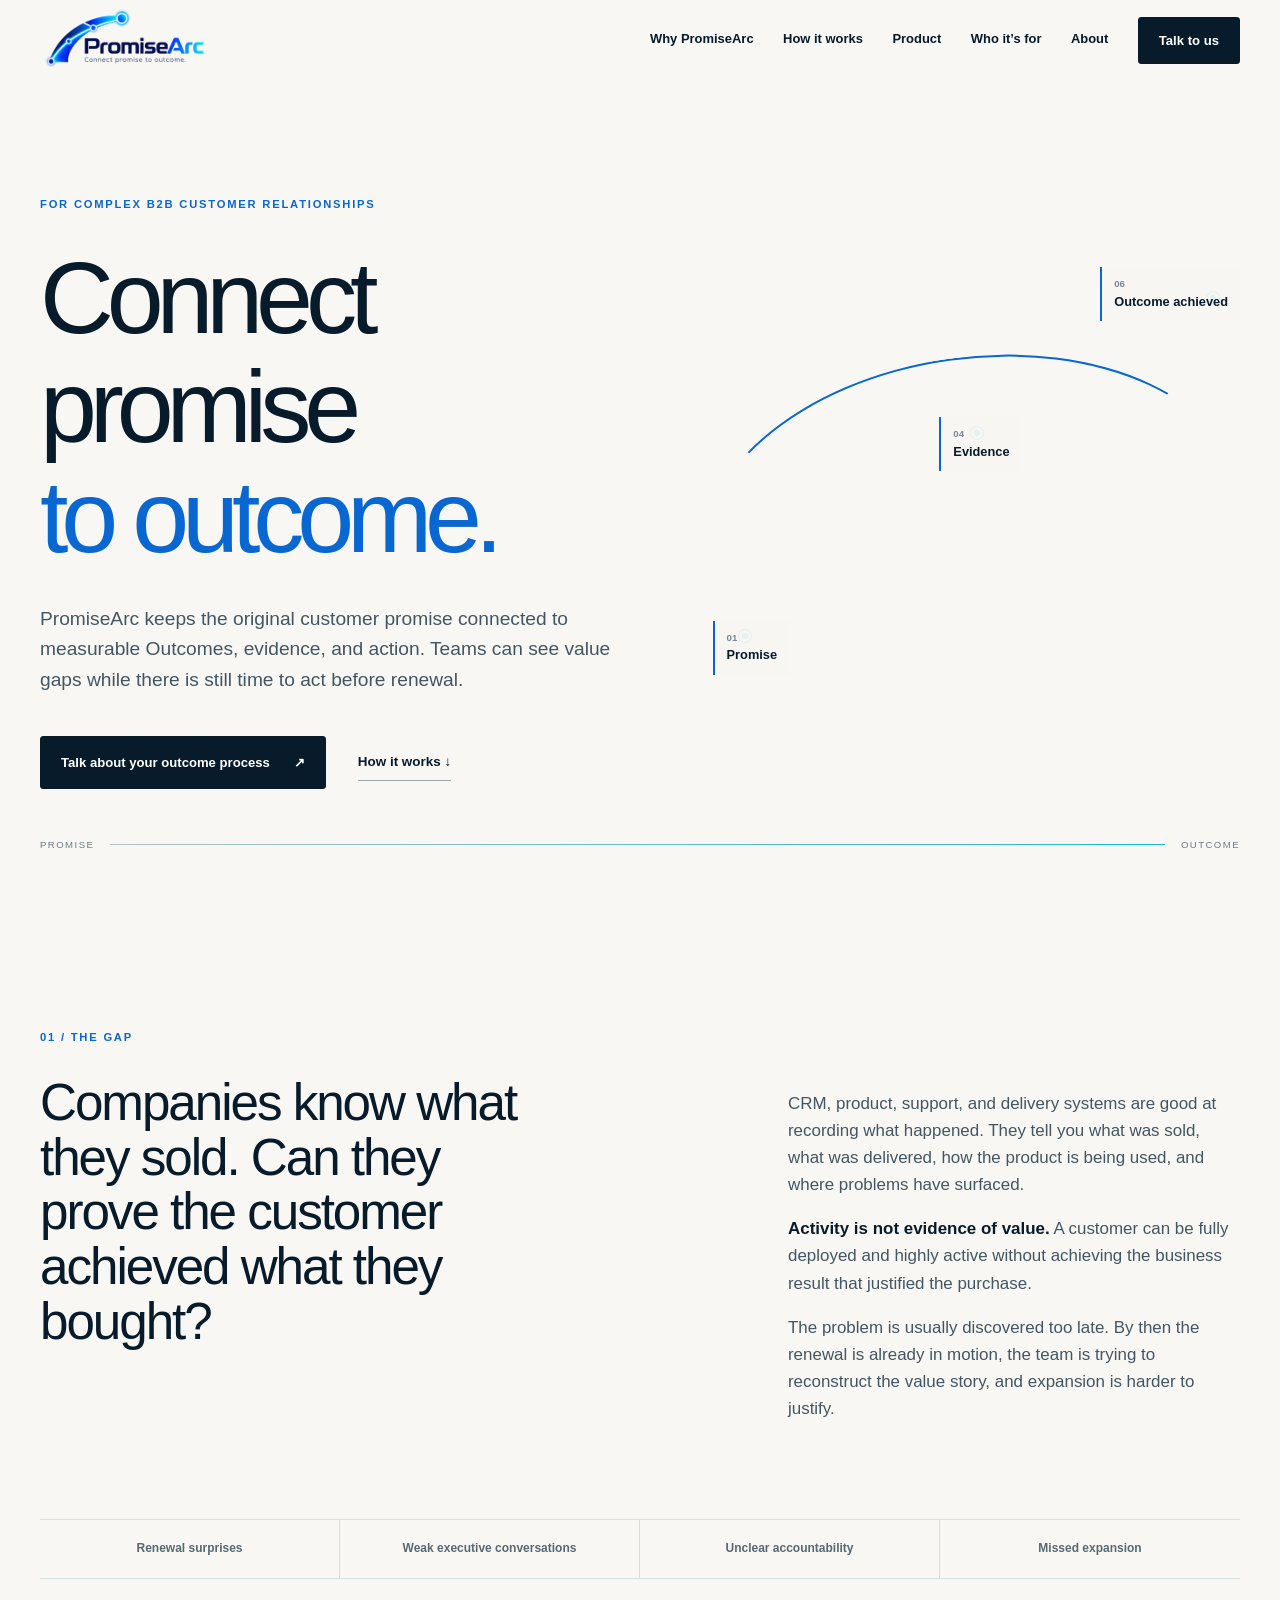
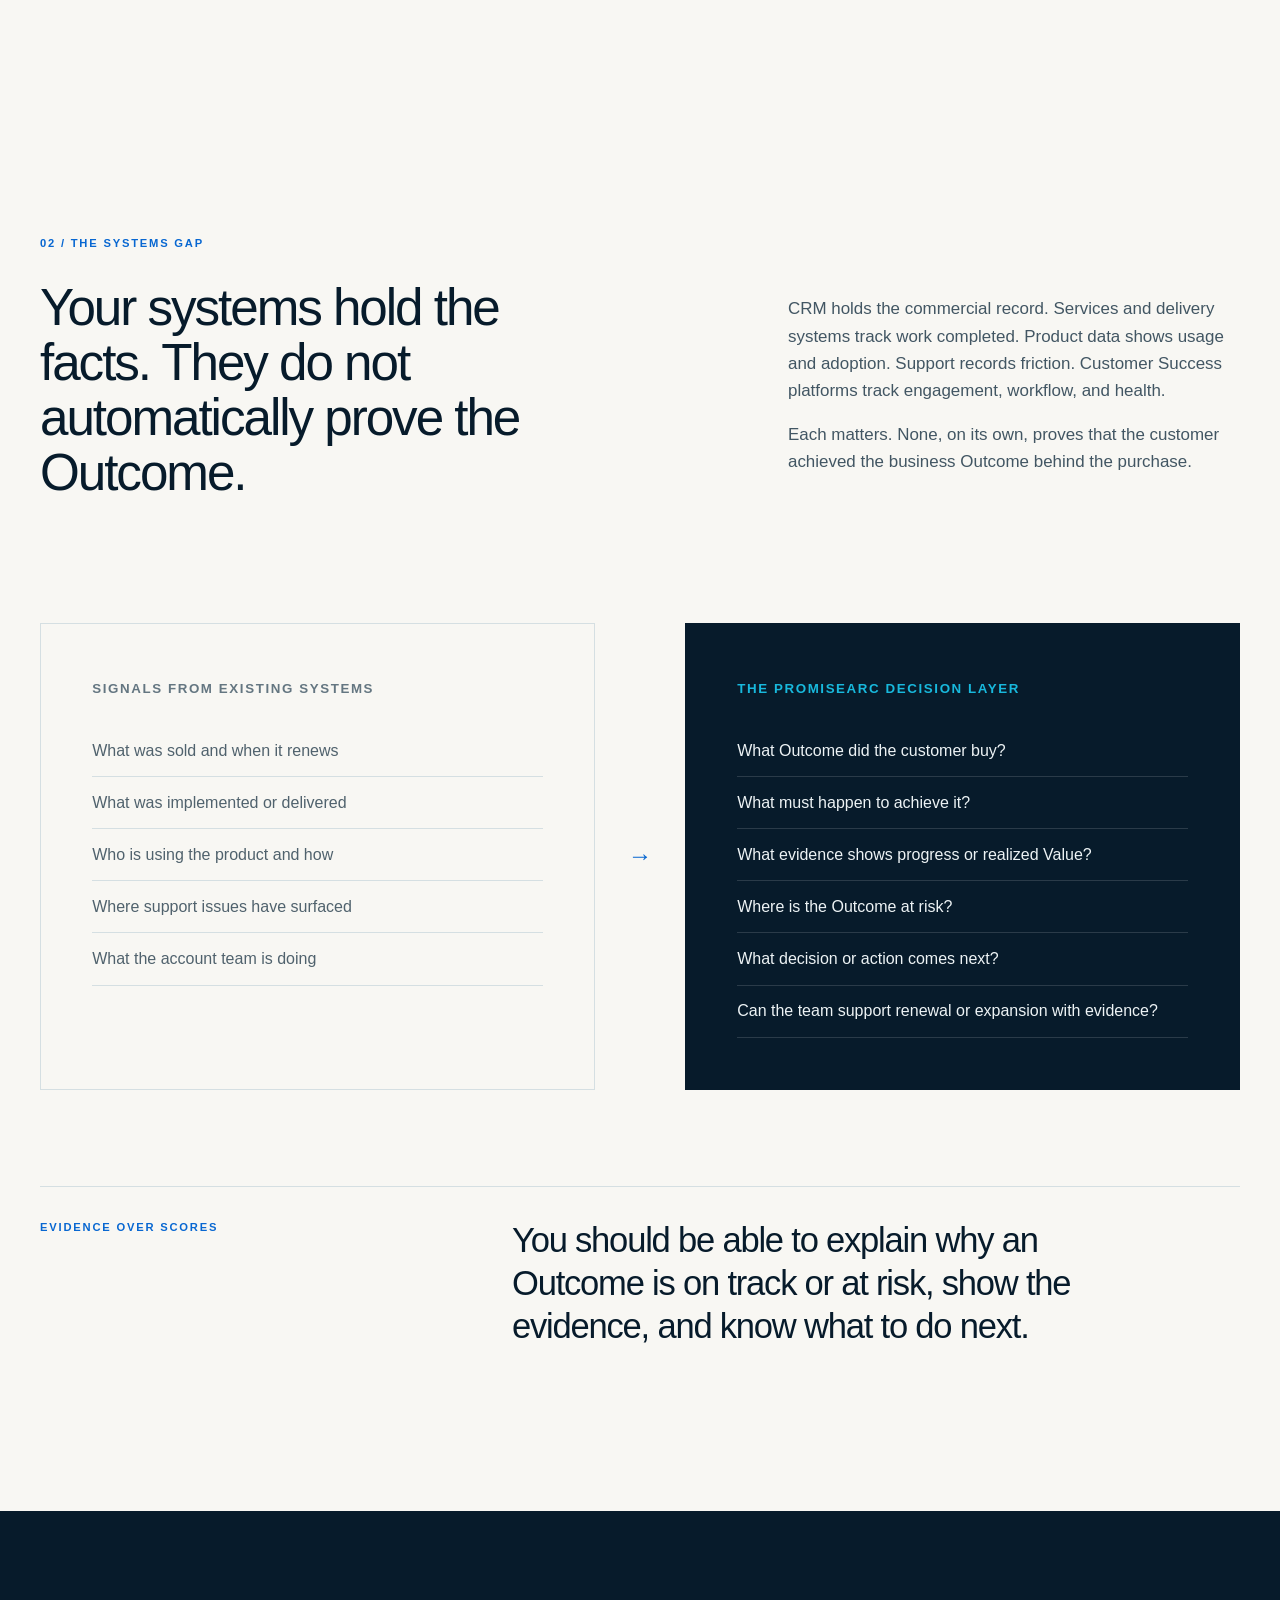
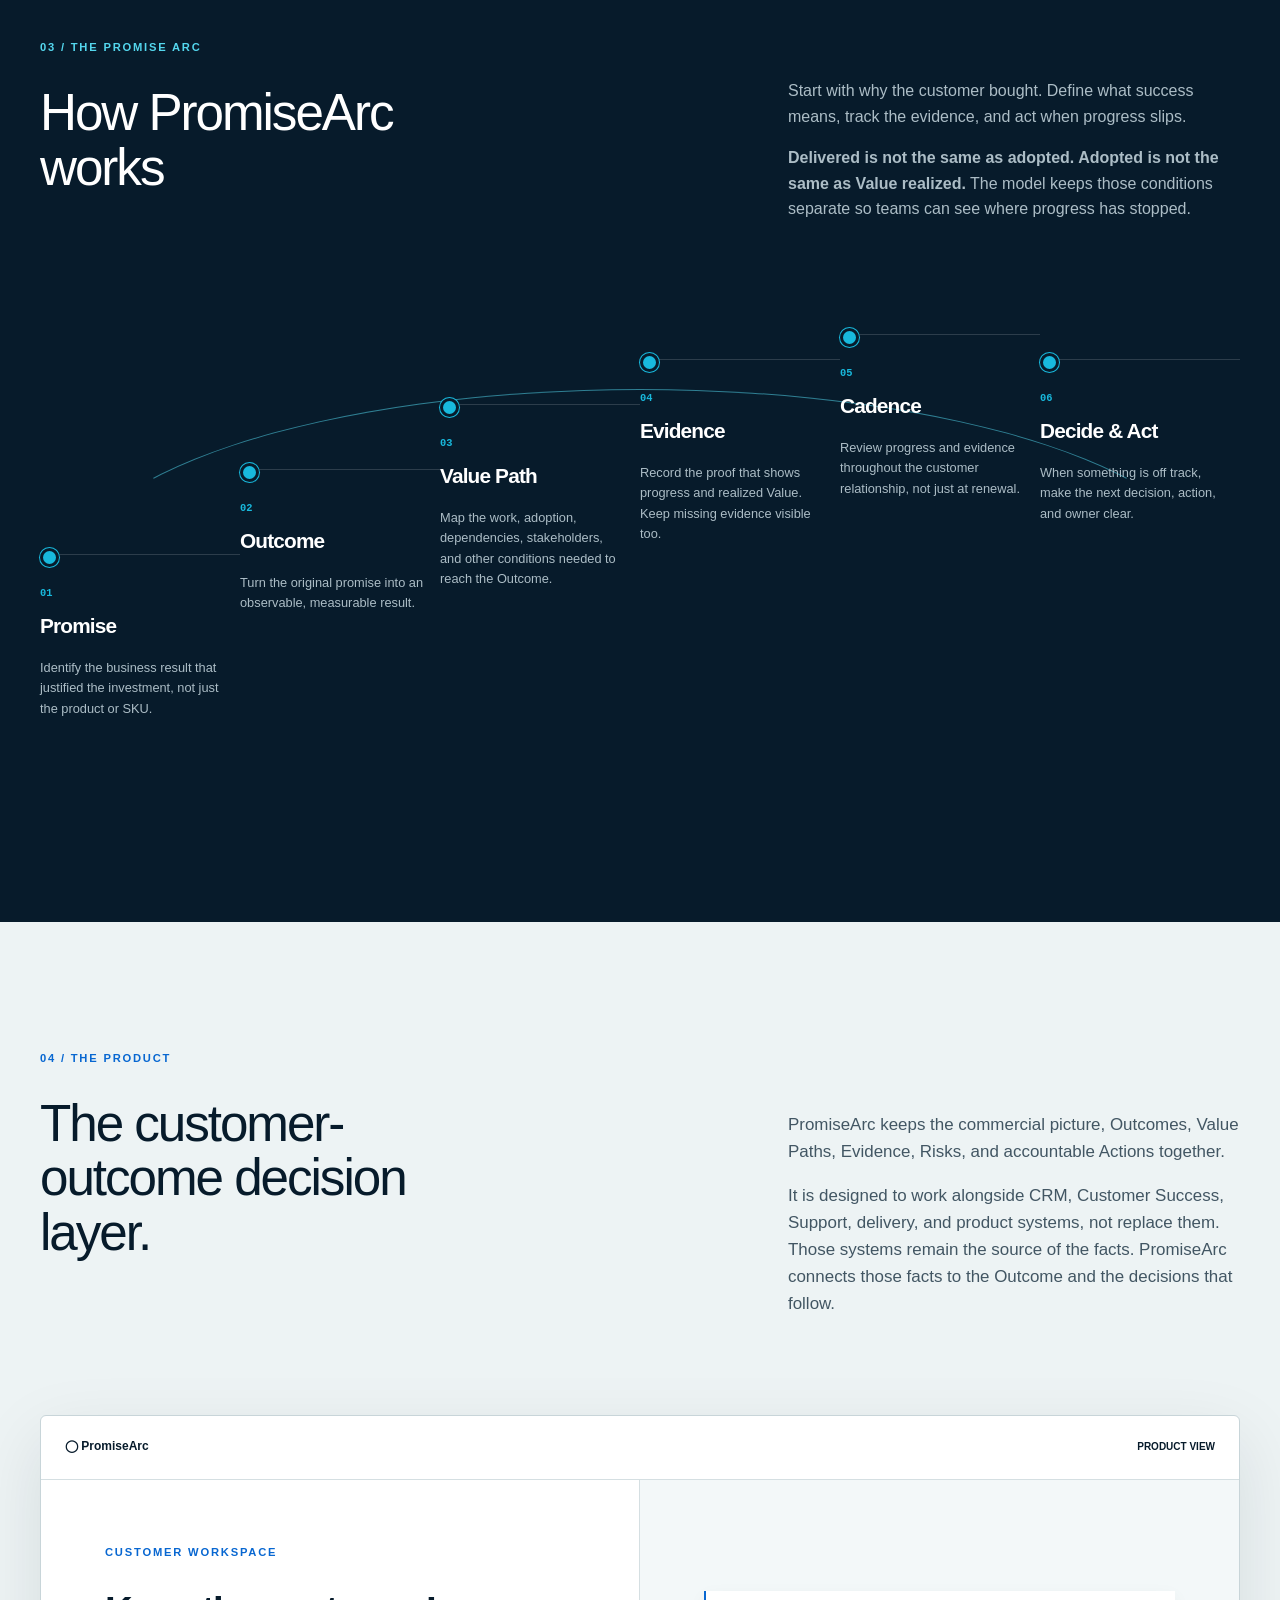
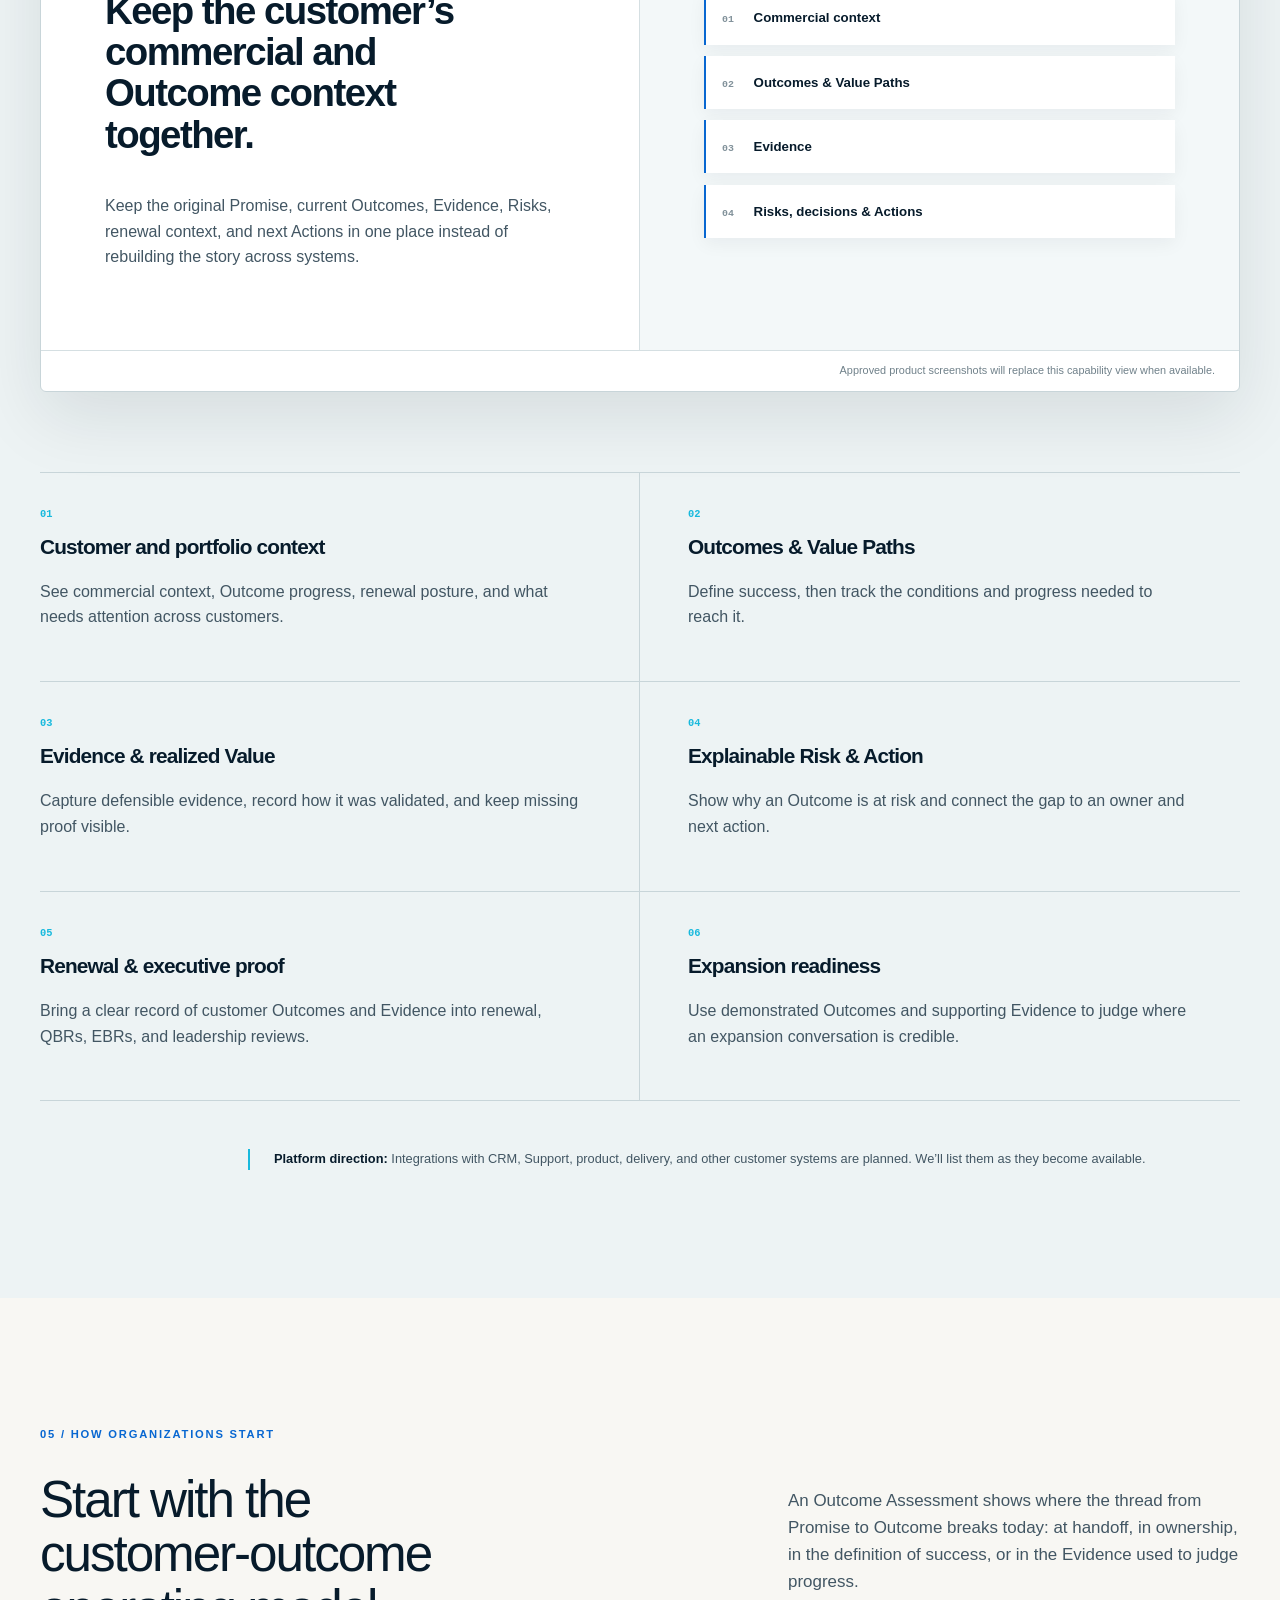
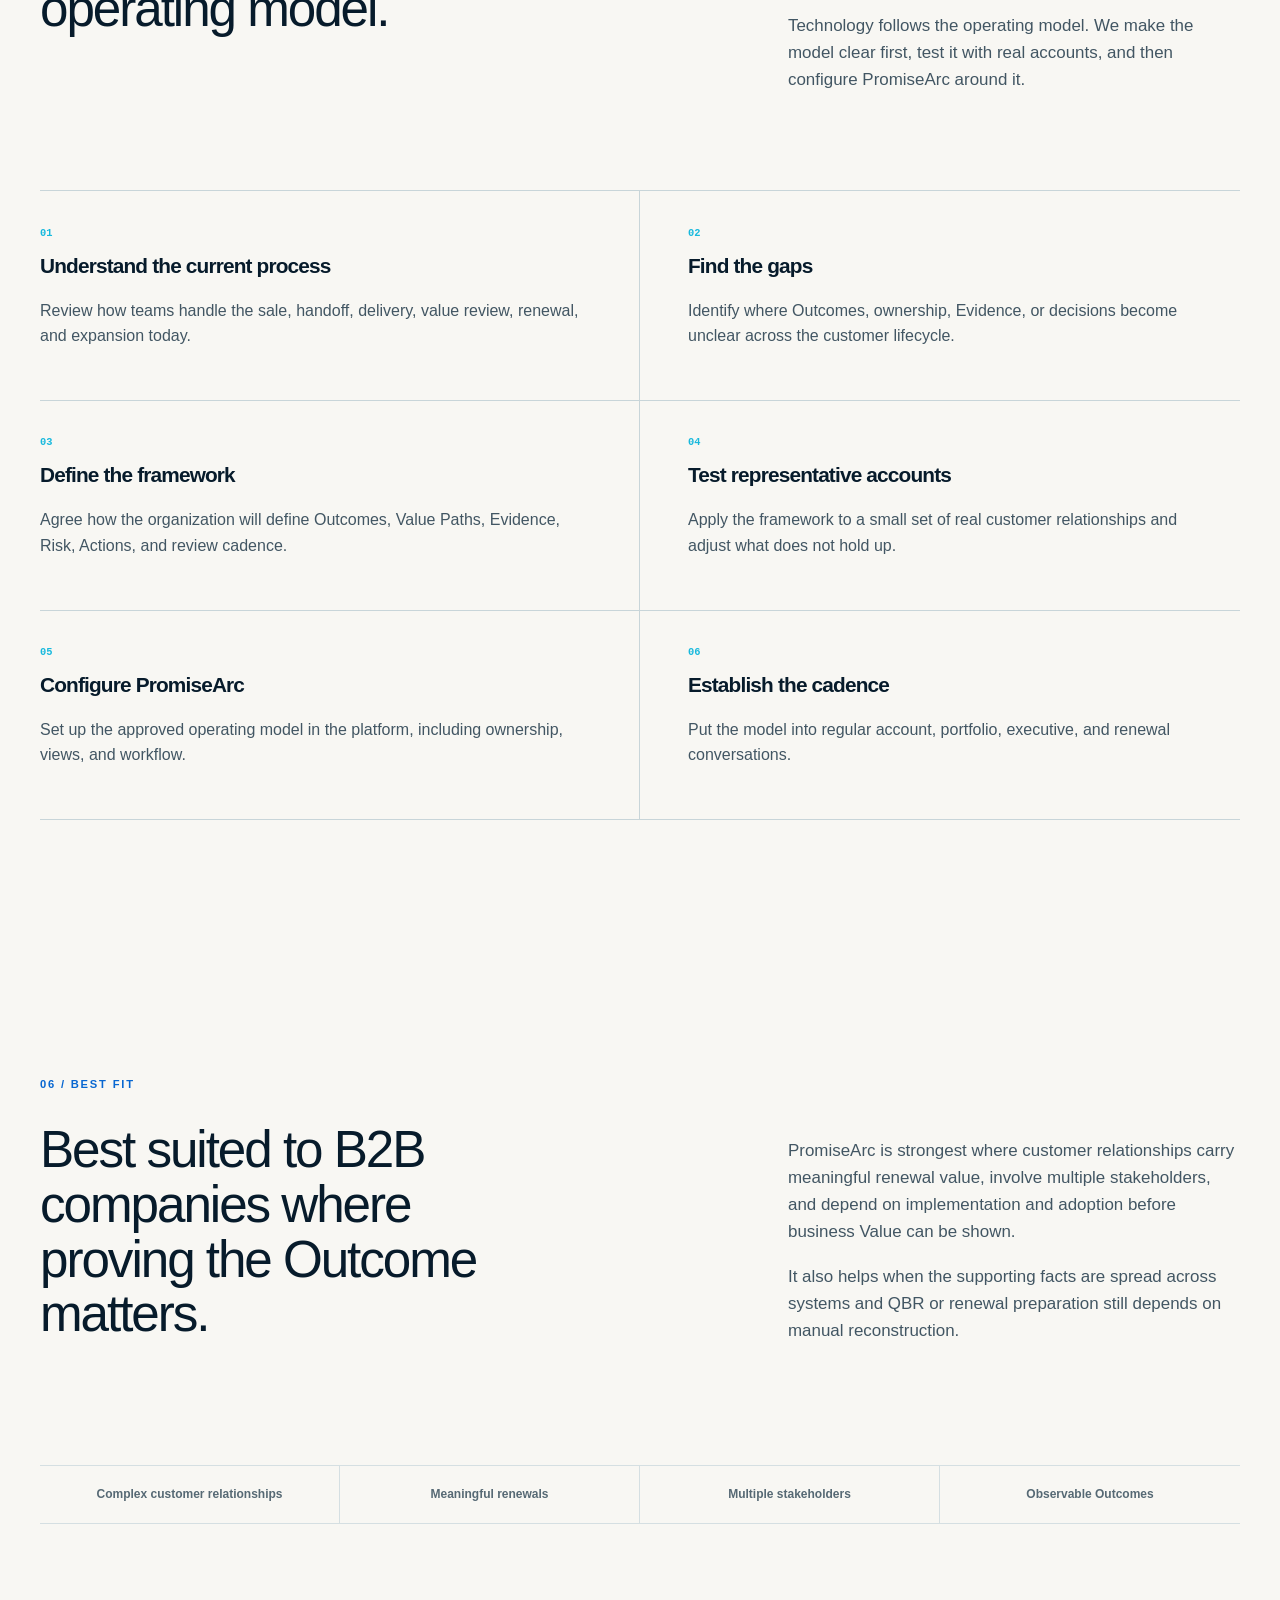
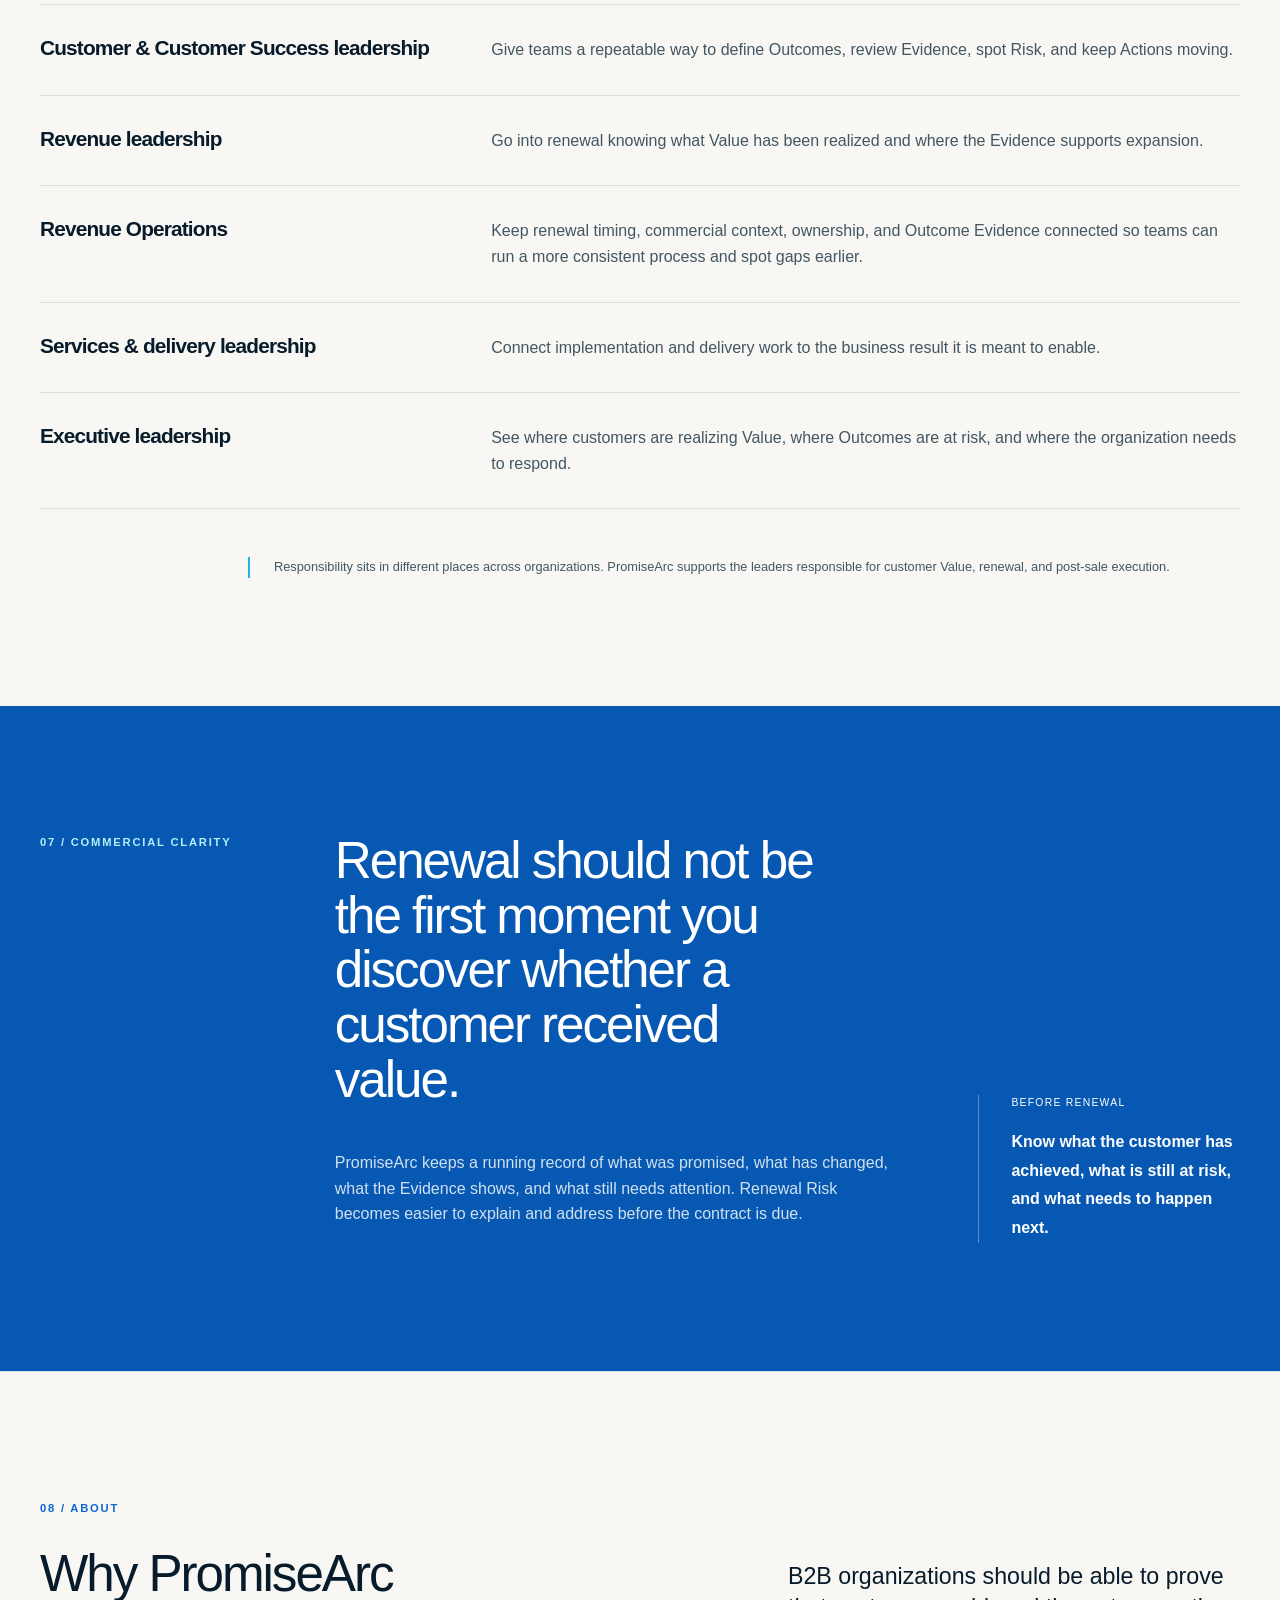
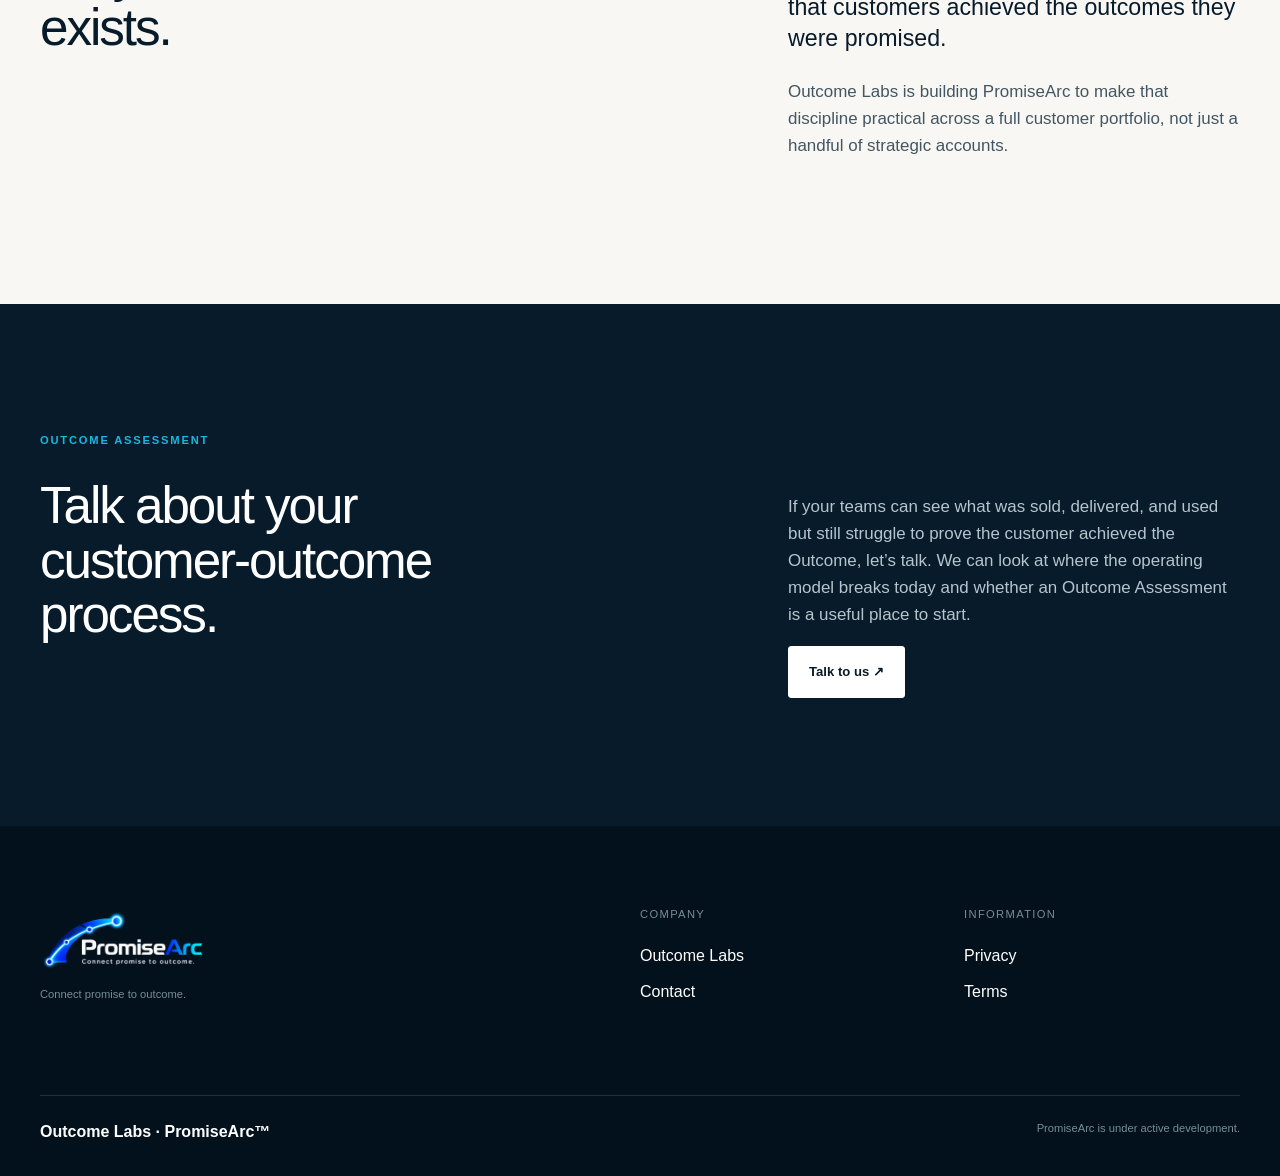
<file: index.html>
<!doctype html><!-- PromiseArc | Copyright © 2026 Andrew E. Reynolds. All rights reserved. | promisearc.com --><html lang="en"><head>
<meta charset="utf-8"><meta name="viewport" content="width=device-width,initial-scale=1">
<title>PromiseArc | Connect promise to outcome</title>
<meta name="description" content="PromiseArc helps B2B companies with complex customer relationships connect customer promises to measurable Outcomes, evidence, and action before renewal.">
<meta name="theme-color" content="#071b2b"><link rel="canonical" href="https://savioronezero.github.io/customer-outcomes-website/">
<link rel="icon" href="assets/favicon.png"><link rel="shortcut icon" href="assets/favicon.ico"><link rel="apple-touch-icon" href="assets/apple-touch-icon.png">
<meta property="og:type" content="website"><meta property="og:site_name" content="PromiseArc"><meta property="og:title" content="PromiseArc | Connect promise to outcome"><meta property="og:description" content="An evidence-backed operating layer for proving customer Outcomes, finding value gaps, and acting before renewal."><meta property="og:url" content="https://savioronezero.github.io/customer-outcomes-website/"><meta property="og:image" content="https://savioronezero.github.io/customer-outcomes-website/assets/promise-arc-social.png"><meta property="og:image:alt" content="PromiseArc — Connect promise to outcome"><meta name="twitter:card" content="summary_large_image"><meta name="twitter:title" content="PromiseArc | Connect promise to outcome"><meta name="twitter:description" content="An evidence-backed operating layer for proving customer Outcomes, finding value gaps, and acting before renewal."><meta name="twitter:image" content="https://savioronezero.github.io/customer-outcomes-website/assets/promise-arc-social.png">
<link rel="stylesheet" href="styles.css?v=4"><script src="script.js" defer></script></head><body>
<a class="skip" href="#main">Skip to content</a>
<header class="header" data-header><div class="shell navrow"><a class="brand" href="#top" aria-label="PromiseArc home"><img class="brand-logo" src="assets/promisearc-logo-on-light.png" width="168" height="70" alt=""></a><button class="navtoggle" aria-expanded="false" aria-controls="nav" data-toggle><span class="sr">Open navigation</span><b></b><b></b></button><nav id="nav" data-nav aria-label="Primary"><a href="#why">Why PromiseArc</a><a href="#method">How it works</a><a href="#product">Product</a><a href="#leaders">Who it’s for</a><a href="#about">About</a><a class="btn small" href="#contact">Talk to us</a></nav></div></header>
<main id="main">
<section class="hero" id="top"><div class="shell hero-grid"><div><p class="eyebrow">For complex B2B customer relationships</p><h1>Connect promise<br><em>to outcome.</em></h1><p class="lede">PromiseArc keeps the original customer promise connected to measurable Outcomes, evidence, and action. Teams can see value gaps while there is still time to act before renewal.</p><div class="actions"><a class="btn" href="#contact">Talk about your outcome process <span>↗</span></a><a class="under" href="#method">How it works ↓</a></div></div><div class="hero-art" aria-label="A trajectory from the original promise to an achieved outcome"><div class="curve"></div><span class="dot d1"></span><span class="dot d2"></span><span class="dot d3"></span><p class="tag t1"><small>01</small>Promise</p><p class="tag t2"><small>04</small>Evidence</p><p class="tag t3"><small>06</small>Outcome achieved</p></div></div><div class="shell ruler"><small>PROMISE</small><i></i><small>OUTCOME</small></div></section>

<section class="section" id="why"><div class="shell split"><div><p class="kicker">01 / The gap</p><h2>Companies know what they sold. Can they prove the customer achieved what they bought?</h2></div><div class="prose"><p>CRM, product, support, and delivery systems are good at recording what happened. They tell you what was sold, what was delivered, how the product is being used, and where problems have surfaced.</p><p><strong>Activity is not evidence of value.</strong> A customer can be fully deployed and highly active without achieving the business result that justified the purchase.</p><p>The problem is usually discovered too late. By then the renewal is already in motion, the team is trying to reconstruct the value story, and expansion is harder to justify.</p></div></div><div class="shell consequences"><span>Renewal surprises</span><span>Weak executive conversations</span><span>Unclear accountability</span><span>Missed expansion</span></div></section>

<section class="section"><div class="shell"><div class="split"><div><p class="kicker">02 / The systems gap</p><h2>Your systems hold the facts. They do not automatically prove the Outcome.</h2></div><div class="prose"><p>CRM holds the commercial record. Services and delivery systems track work completed. Product data shows usage and adoption. Support records friction. Customer Success platforms track engagement, workflow, and health.</p><p>Each matters. None, on its own, proves that the customer achieved the business Outcome behind the purchase.</p></div></div><div class="views"><article><small>SIGNALS FROM EXISTING SYSTEMS</small><ul><li>What was sold and when it renews</li><li>What was implemented or delivered</li><li>Who is using the product and how</li><li>Where support issues have surfaced</li><li>What the account team is doing</li></ul></article><i aria-hidden="true">→</i><article class="active"><small>THE PROMISEARC DECISION LAYER</small><ul><li>What Outcome did the customer buy?</li><li>What must happen to achieve it?</li><li>What evidence shows progress or realized Value?</li><li>Where is the Outcome at risk?</li><li>What decision or action comes next?</li><li>Can the team support renewal or expansion with evidence?</li></ul></article></div><div class="evidence"><p class="eyebrow">Evidence over scores</p><blockquote>You should be able to explain why an Outcome is on track or at risk, show the evidence, and know what to do next.</blockquote></div></div></section>

<section class="section dark" id="method"><div class="shell"><div class="split intro"><div><p class="kicker">03 / The Promise Arc</p><h2>How PromiseArc works</h2></div><div><p>Start with why the customer bought. Define what success means, track the evidence, and act when progress slips.</p><p><strong>Delivered is not the same as adopted. Adopted is not the same as Value realized.</strong> The model keeps those conditions separate so teams can see where progress has stopped.</p></div></div><ol class="arc"><li><b>01</b><h3>Promise</h3><p>Identify the business result that justified the investment, not just the product or SKU.</p></li><li><b>02</b><h3>Outcome</h3><p>Turn the original promise into an observable, measurable result.</p></li><li><b>03</b><h3>Value Path</h3><p>Map the work, adoption, dependencies, stakeholders, and other conditions needed to reach the Outcome.</p></li><li><b>04</b><h3>Evidence</h3><p>Record the proof that shows progress and realized Value. Keep missing evidence visible too.</p></li><li><b>05</b><h3>Cadence</h3><p>Review progress and evidence throughout the customer relationship, not just at renewal.</p></li><li><b>06</b><h3>Decide &amp; Act</h3><p>When something is off track, make the next decision, action, and owner clear.</p></li></ol></div></section>

<section class="section tint" id="product"><div class="shell"><div class="split"><div><p class="kicker">04 / The product</p><h2>The customer-outcome decision layer.</h2></div><div class="prose"><p>PromiseArc keeps the commercial picture, Outcomes, Value Paths, Evidence, Risks, and accountable Actions together.</p><p>It is designed to work alongside CRM, Customer Success, Support, delivery, and product systems, not replace them. Those systems remain the source of the facts. PromiseArc connects those facts to the Outcome and the decisions that follow.</p></div></div><div class="product-view"><header><span>◯ PromiseArc</span><small>PRODUCT VIEW</small></header><div><section><p class="eyebrow">Customer workspace</p><h3>Keep the customer’s commercial and Outcome context together.</h3><p>Keep the original Promise, current Outcomes, Evidence, Risks, renewal context, and next Actions in one place instead of rebuilding the story across systems.</p></section><ol><li><b>01</b> Commercial context</li><li><b>02</b> Outcomes &amp; Value Paths</li><li><b>03</b> Evidence</li><li><b>04</b> Risks, decisions &amp; Actions</li></ol></div><footer>Approved product screenshots will replace this capability view when available.</footer></div><div class="caps"><article><b>01</b><h3>Customer and portfolio context</h3><p>See commercial context, Outcome progress, renewal posture, and what needs attention across customers.</p></article><article><b>02</b><h3>Outcomes &amp; Value Paths</h3><p>Define success, then track the conditions and progress needed to reach it.</p></article><article><b>03</b><h3>Evidence &amp; realized Value</h3><p>Capture defensible evidence, record how it was validated, and keep missing proof visible.</p></article><article><b>04</b><h3>Explainable Risk &amp; Action</h3><p>Show why an Outcome is at risk and connect the gap to an owner and next action.</p></article><article><b>05</b><h3>Renewal &amp; executive proof</h3><p>Bring a clear record of customer Outcomes and Evidence into renewal, QBRs, EBRs, and leadership reviews.</p></article><article><b>06</b><h3>Expansion readiness</h3><p>Use demonstrated Outcomes and supporting Evidence to judge where an expansion conversation is credible.</p></article></div><p class="note"><strong>Platform direction:</strong> Integrations with CRM, Support, product, delivery, and other customer systems are planned. We’ll list them as they become available.</p></div></section>

<section class="section" id="assessment"><div class="shell"><div class="split"><div><p class="kicker">05 / How organizations start</p><h2>Start with the customer-outcome operating model.</h2></div><div class="prose"><p>An Outcome Assessment shows where the thread from Promise to Outcome breaks today: at handoff, in ownership, in the definition of success, or in the Evidence used to judge progress.</p><p>Technology follows the operating model. We make the model clear first, test it with real accounts, and then configure PromiseArc around it.</p></div></div><div class="caps"><article><b>01</b><h3>Understand the current process</h3><p>Review how teams handle the sale, handoff, delivery, value review, renewal, and expansion today.</p></article><article><b>02</b><h3>Find the gaps</h3><p>Identify where Outcomes, ownership, Evidence, or decisions become unclear across the customer lifecycle.</p></article><article><b>03</b><h3>Define the framework</h3><p>Agree how the organization will define Outcomes, Value Paths, Evidence, Risk, Actions, and review cadence.</p></article><article><b>04</b><h3>Test representative accounts</h3><p>Apply the framework to a small set of real customer relationships and adjust what does not hold up.</p></article><article><b>05</b><h3>Configure PromiseArc</h3><p>Set up the approved operating model in the platform, including ownership, views, and workflow.</p></article><article><b>06</b><h3>Establish the cadence</h3><p>Put the model into regular account, portfolio, executive, and renewal conversations.</p></article></div></div></section>

<section class="section" id="leaders"><div class="shell"><div class="split"><div><p class="kicker">06 / Best fit</p><h2>Best suited to B2B companies where proving the Outcome matters.</h2></div><div class="prose"><p>PromiseArc is strongest where customer relationships carry meaningful renewal value, involve multiple stakeholders, and depend on implementation and adoption before business Value can be shown.</p><p>It also helps when the supporting facts are spread across systems and QBR or renewal preparation still depends on manual reconstruction.</p></div></div><div class="consequences"><span>Complex customer relationships</span><span>Meaningful renewals</span><span>Multiple stakeholders</span><span>Observable Outcomes</span></div><div class="leaders"><article><h3>Customer &amp; Customer Success leadership</h3><p>Give teams a repeatable way to define Outcomes, review Evidence, spot Risk, and keep Actions moving.</p></article><article><h3>Revenue leadership</h3><p>Go into renewal knowing what Value has been realized and where the Evidence supports expansion.</p></article><article><h3>Revenue Operations</h3><p>Keep renewal timing, commercial context, ownership, and Outcome Evidence connected so teams can run a more consistent process and spot gaps earlier.</p></article><article><h3>Services &amp; delivery leadership</h3><p>Connect implementation and delivery work to the business result it is meant to enable.</p></article><article><h3>Executive leadership</h3><p>See where customers are realizing Value, where Outcomes are at risk, and where the organization needs to respond.</p></article></div><p class="note">Responsibility sits in different places across organizations. PromiseArc supports the leaders responsible for customer Value, renewal, and post-sale execution.</p></div></section>

<section class="section blue"><div class="shell renewal"><p class="kicker">07 / Commercial clarity</p><div><h2>Renewal should not be the first moment you discover whether a customer received value.</h2><p>PromiseArc keeps a running record of what was promised, what has changed, what the Evidence shows, and what still needs attention. Renewal Risk becomes easier to explain and address before the contract is due.</p></div><aside><small>BEFORE RENEWAL</small><strong>Know what the customer has achieved, what is still at risk, and what needs to happen next.</strong></aside></div></section>

<section class="section about" id="about"><div class="shell split"><div><p class="kicker">08 / About</p><h2>Why PromiseArc exists.</h2></div><div class="prose"><p class="big">B2B organizations should be able to prove that customers achieved the outcomes they were promised.</p><p>Outcome Labs is building PromiseArc to make that discipline practical across a full customer portfolio, not just a handful of strategic accounts.</p></div></div></section>
<section class="section contact" id="contact"><div class="shell split"><div><p class="eyebrow">Outcome Assessment</p><h2>Talk about your customer-outcome process.</h2></div><div class="prose"><p>If your teams can see what was sold, delivered, and used but still struggle to prove the customer achieved the Outcome, let’s talk. We can look at where the operating model breaks today and whether an Outcome Assessment is a useful place to start.</p><a class="btn light" href="mailto:hello@promisearc.com?subject=PromiseArc%20Outcome%20Assessment">Talk to us ↗</a></div></div></section>
</main><footer class="footer"><div class="shell footgrid"><div><a class="brand" href="#top" aria-label="PromiseArc home"><img class="brand-logo" src="assets/promisearc-logo-on-dark.png" width="168" height="70" alt=""></a><p>Connect promise to outcome.</p></div><div><small>COMPANY</small><a href="#about">Outcome Labs</a><a href="mailto:hello@promisearc.com">Contact</a></div><div><small>INFORMATION</small><a href="privacy.html">Privacy</a><a href="terms.html">Terms</a></div></div><div class="shell footbottom"><div class="ownership"><strong>Outcome Labs · PromiseArc™</strong></div><span>PromiseArc is under active development.</span></div></footer></body></html>
</file>
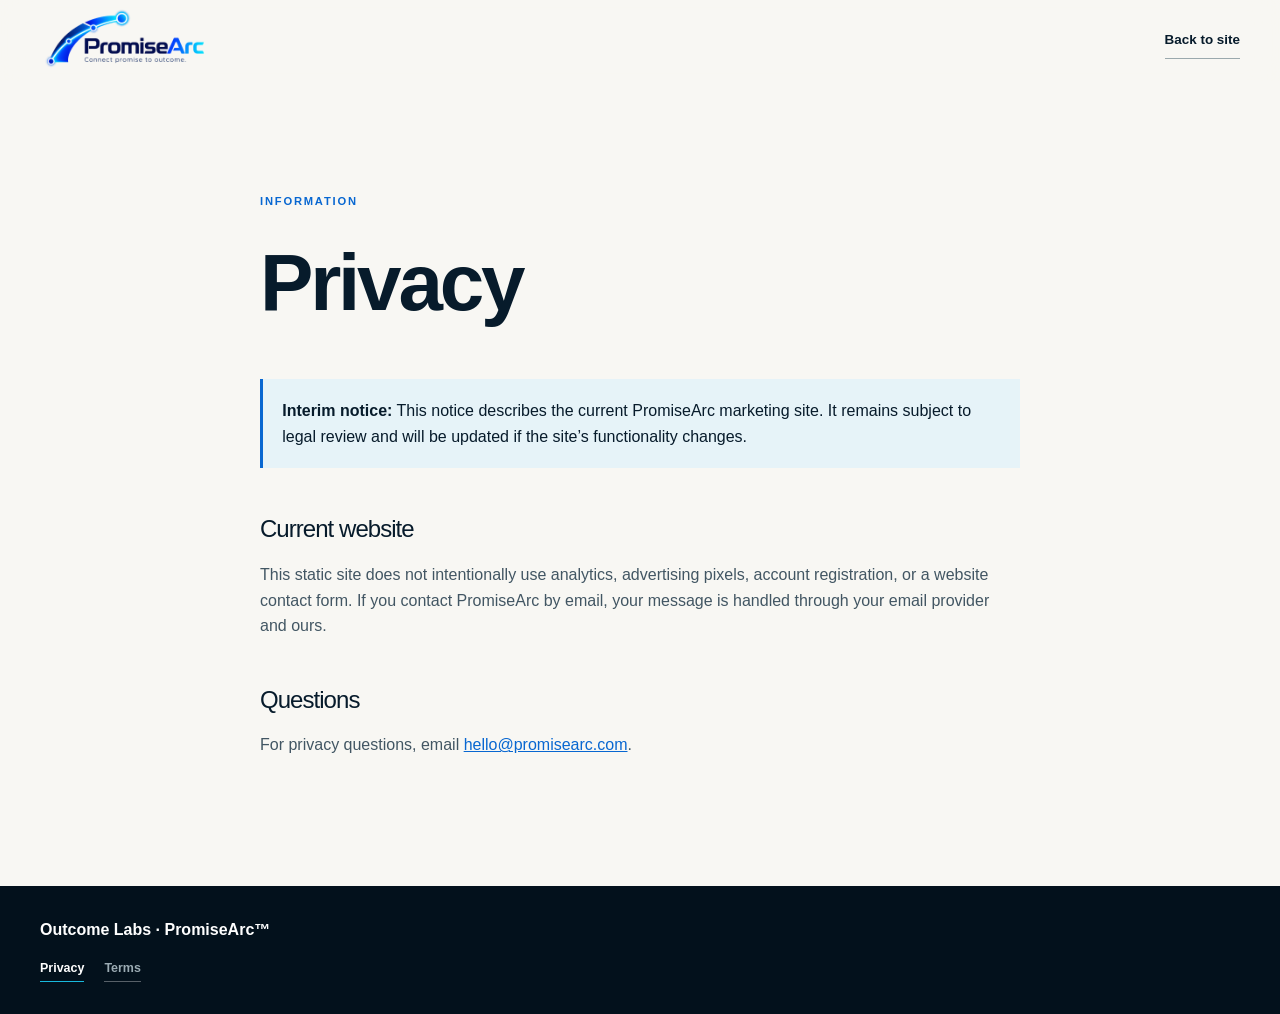
<file: privacy.html>
<!doctype html><!-- PromiseArc | Copyright © 2026 Andrew E. Reynolds. All rights reserved. | promisearc.com --><html lang="en"><head><meta charset="utf-8"><meta name="viewport" content="width=device-width,initial-scale=1"><title>Privacy | PromiseArc</title><meta name="description" content="Privacy information for the current PromiseArc marketing site."><meta name="robots" content="noindex"><link rel="icon" href="assets/favicon.png"><link rel="shortcut icon" href="assets/favicon.ico"><link rel="stylesheet" href="styles.css?v=3"></head><body class="legal"><header class="header"><div class="shell navrow"><a class="brand" href="index.html" aria-label="PromiseArc home"><img class="brand-logo" src="assets/promisearc-logo-on-light.png" width="168" height="70" alt=""></a><a class="under" href="index.html">Back to site</a></div></header><main class="legalmain"><p class="eyebrow">Information</p><h1>Privacy</h1><p class="notice"><strong>Interim notice:</strong> This notice describes the current PromiseArc marketing site. It remains subject to legal review and will be updated if the site’s functionality changes.</p><h2>Current website</h2><p>This static site does not intentionally use analytics, advertising pixels, account registration, or a website contact form. If you contact PromiseArc by email, your message is handled through your email provider and ours.</p><h2>Questions</h2><p>For privacy questions, email <a href="mailto:hello@promisearc.com?subject=Privacy%20question">hello@promisearc.com</a>.</p></main><footer class="footer ownership-footer"><div class="shell ownership"><strong>Outcome Labs · PromiseArc™</strong><nav aria-label="Legal"><a href="privacy.html" aria-current="page">Privacy</a><a href="terms.html">Terms</a></nav></div></footer></body></html>
</file>
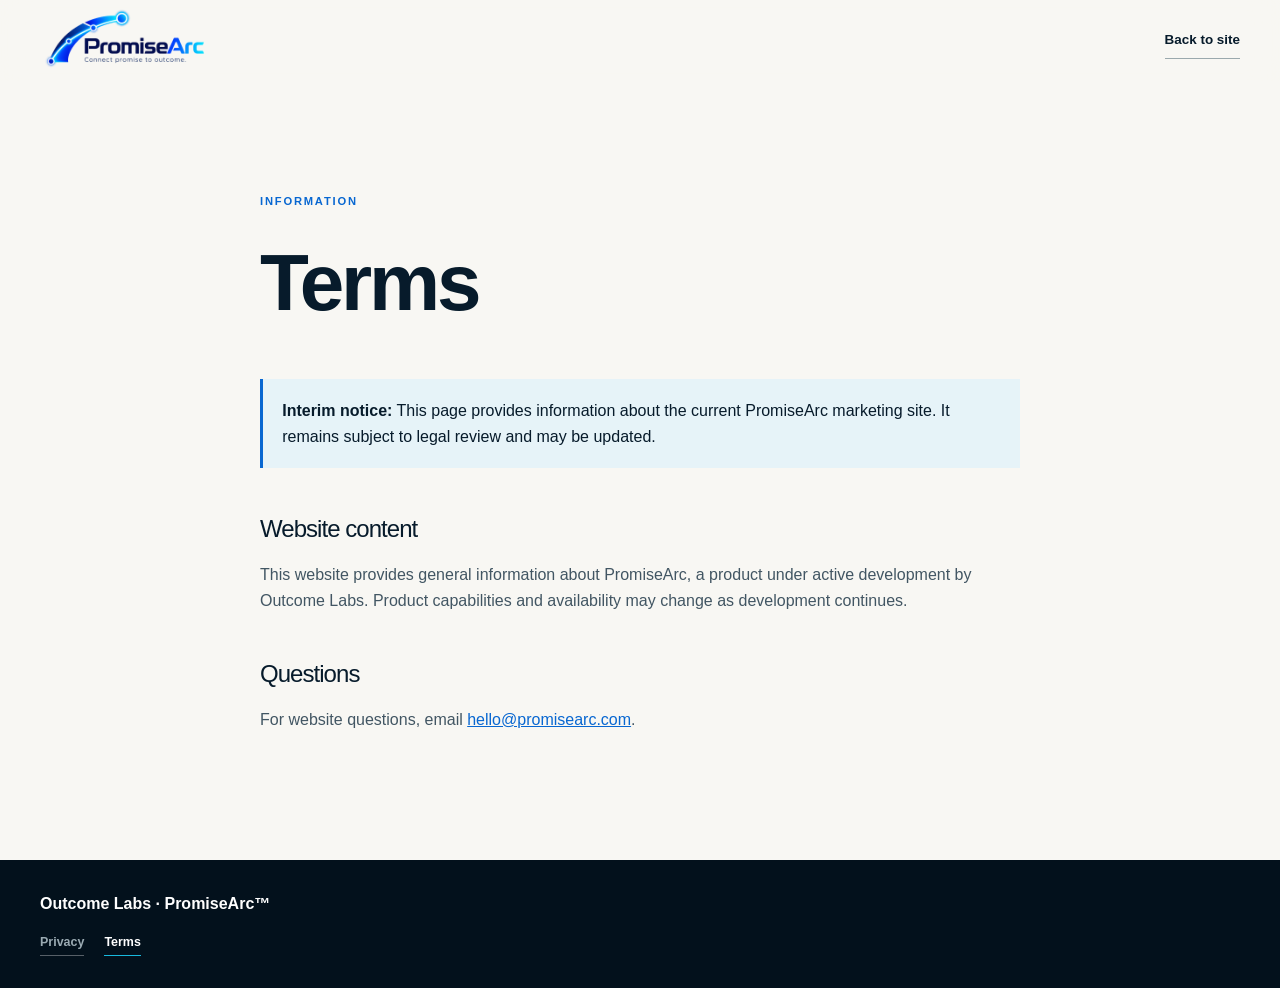
<file: terms.html>
<!doctype html><!-- PromiseArc | Copyright © 2026 Andrew E. Reynolds. All rights reserved. | promisearc.com --><html lang="en"><head><meta charset="utf-8"><meta name="viewport" content="width=device-width,initial-scale=1"><title>Terms | PromiseArc</title><meta name="description" content="Information about the current PromiseArc marketing site."><meta name="robots" content="noindex"><link rel="icon" href="assets/favicon.png"><link rel="shortcut icon" href="assets/favicon.ico"><link rel="stylesheet" href="styles.css?v=3"></head><body class="legal"><header class="header"><div class="shell navrow"><a class="brand" href="index.html" aria-label="PromiseArc home"><img class="brand-logo" src="assets/promisearc-logo-on-light.png" width="168" height="70" alt=""></a><a class="under" href="index.html">Back to site</a></div></header><main class="legalmain"><p class="eyebrow">Information</p><h1>Terms</h1><p class="notice"><strong>Interim notice:</strong> This page provides information about the current PromiseArc marketing site. It remains subject to legal review and may be updated.</p><h2>Website content</h2><p>This website provides general information about PromiseArc, a product under active development by Outcome Labs. Product capabilities and availability may change as development continues.</p><h2>Questions</h2><p>For website questions, email <a href="mailto:hello@promisearc.com?subject=Website%20terms%20question">hello@promisearc.com</a>.</p></main><footer class="footer ownership-footer"><div class="shell ownership"><strong>Outcome Labs · PromiseArc™</strong><nav aria-label="Legal"><a href="privacy.html">Privacy</a><a href="terms.html" aria-current="page">Terms</a></nav></div></footer></body></html>
</file>
<file: styles.css>
/* PromiseArc | Copyright © 2026 Andrew E. Reynolds. All rights reserved. | promisearc.com */
:root{--ink:#071b2b;--soft:#425663;--blue:#0867d1;--cyan:#18b9dd;--paper:#f8f7f3;--line:#d5dfe2;--max:1200px}*{box-sizing:border-box}html{scroll-behavior:smooth;scroll-padding-top:5rem}body{margin:0;color:var(--ink);background:var(--paper);font-family:Inter,ui-sans-serif,-apple-system,BlinkMacSystemFont,"Segoe UI",sans-serif;line-height:1.6;-webkit-font-smoothing:antialiased}body.lock{overflow:hidden}a{color:inherit;text-decoration:none}p,h1,h2,h3,blockquote{margin-top:0}p{color:var(--soft)}h1,h2,h3{line-height:1.07;letter-spacing:-.04em}h2{max-width:17ch;font-size:clamp(2.2rem,4vw,4rem);font-weight:520}h3{font-size:1.3rem}.shell{width:min(calc(100% - 3rem),var(--max));margin:auto}.section{padding:clamp(6rem,10vw,9rem) 0}.kicker,.eyebrow{margin-bottom:1.8rem;color:var(--blue);font-size:.7rem;font-weight:750;letter-spacing:.16em;text-transform:uppercase}.sr{position:absolute;width:1px;height:1px;overflow:hidden;clip:rect(0,0,0,0)}.skip{position:fixed;top:.6rem;left:.6rem;z-index:999;padding:.7rem 1rem;color:white;background:var(--ink);transform:translateY(-150%)}.skip:focus{transform:none}:focus-visible{outline:3px solid var(--cyan);outline-offset:4px}
.header{position:sticky;top:0;z-index:100;border-bottom:1px solid transparent;background:#f8f7f3ed;backdrop-filter:blur(15px)}.header.scrolled{border-color:#071b2b1f;box-shadow:0 4px 20px #071b2b0d}.navrow{display:flex;min-height:5rem;align-items:center;justify-content:space-between}.brand{display:inline-flex;align-items:center;line-height:0}.brand-logo{display:block;width:168px;height:auto}nav{display:flex;align-items:center;gap:clamp(1rem,2.3vw,2.1rem);font-size:.81rem;font-weight:650}nav>a:not(.btn){padding:.5rem 0;border-bottom:1px solid transparent}nav>a:not(.btn):hover{border-color:var(--blue)}.navtoggle{display:none;width:44px;height:44px;border:0;background:none}.navtoggle b{display:block;width:22px;height:1px;margin:6px auto;background:var(--ink);transition:.2s}.btn{display:inline-flex;min-height:3.3rem;align-items:center;justify-content:center;gap:1.5rem;padding:.75rem 1.25rem;border:1px solid var(--ink);border-radius:3px;color:white;background:var(--ink);font-size:.82rem;font-weight:750;transition:.18s}.btn:hover{color:var(--ink);background:transparent;transform:translateY(-2px)}.btn.small{min-height:2.6rem}.under{padding:.5rem 0;border-bottom:1px solid #9ba9ad;font-size:.84rem;font-weight:700}
.hero{min-height:calc(100svh - 5rem);padding:clamp(5rem,9vw,9rem) 0 2rem;overflow:hidden}.hero-grid{display:grid;grid-template-columns:1.05fr .95fr;align-items:center;gap:clamp(3rem,7vw,7rem)}.hero h1{margin-bottom:2rem;font-size:clamp(4.2rem,8vw,7.7rem);font-weight:510;letter-spacing:-.07em}.hero h1 em{color:var(--blue);font-style:normal}.lede{max-width:38rem;margin-bottom:2.5rem;font-size:clamp(1.08rem,1.5vw,1.34rem)}.actions{display:flex;align-items:center;gap:2rem}.hero-art{position:relative;min-height:500px}.curve{position:absolute;right:-2%;bottom:5%;width:105%;height:72%;border:2px solid var(--blue);border-color:var(--blue) transparent transparent;border-radius:50%;transform:rotate(-8deg)}.dot{position:absolute;width:12px;height:12px;border:3px solid var(--paper);border-radius:50%;background:var(--cyan);box-shadow:0 0 0 1px var(--cyan)}.d1{left:5%;bottom:20%}.d2{left:49%;top:37%}.d3{right:4%;top:10%}.tag{position:absolute;padding:.55rem .75rem;border-left:2px solid var(--blue);background:#f8f7f3e8;color:var(--ink);font-size:.8rem;font-weight:700}.tag small{display:block;color:#778791;font-size:.6rem}.t1{left:0;bottom:11%}.t2{left:43%;top:35%}.t3{right:0;top:5%}.ruler{display:flex;align-items:center;gap:1rem;margin-top:3rem;color:#687a84}.ruler i{flex:1;height:1px;background:linear-gradient(90deg,#b5c0c4,var(--cyan))}.ruler small{font-size:.6rem;letter-spacing:.15em}
.split{display:grid;grid-template-columns:1.05fr .75fr;gap:clamp(3rem,9vw,9rem)}.prose{padding-top:3.8rem}.prose p{font-size:1.06rem}.prose strong{color:var(--ink)}.consequences{display:grid;margin-top:5rem;border-block:1px solid var(--line);grid-template-columns:repeat(4,1fr)}.consequences span{padding:1.2rem .8rem;border-right:1px solid var(--line);color:#566974;font-size:.75rem;font-weight:650;text-align:center}.consequences span:last-child{border:0}.dark{color:white;background:var(--ink)}.dark p{color:#acbdc6}.dark .kicker{color:#54d7ee}.intro{align-items:end}.arc{position:relative;display:grid;min-height:460px;margin:6rem 0 0;padding:0;grid-template-columns:repeat(6,1fr);list-style:none}.arc:before{content:"";position:absolute;inset:12% 2% 5%;border:1px solid #54d7ee88;border-color:#54d7ee88 transparent transparent;border-radius:50%}.arc li{position:relative;padding:2rem 1rem 0 0;border-top:1px solid #ffffff26}.arc li:before{content:"";position:absolute;top:-7px;width:13px;height:13px;border:3px solid var(--ink);border-radius:50%;background:var(--cyan);box-shadow:0 0 0 1px var(--cyan)}.arc li:nth-child(1){margin-top:220px}.arc li:nth-child(2){margin-top:135px}.arc li:nth-child(3){margin-top:70px}.arc li:nth-child(4){margin-top:25px}.arc li:nth-child(5){margin-top:0}.arc li:nth-child(6){margin-top:25px}.arc b,.caps>article>b{display:block;margin-bottom:1rem;color:var(--cyan);font:600 .65rem ui-monospace,monospace}.arc p{font-size:.8rem}
.views{display:grid;margin-top:5rem;grid-template-columns:1fr 90px 1fr;align-items:stretch}.views article{padding:clamp(2rem,4vw,3.5rem);border:1px solid var(--line)}.views>i{display:grid;place-items:center;color:var(--blue);font-style:normal;font-size:1.5rem}.views small{color:#647681;font-weight:750;letter-spacing:.12em}.views ul{margin:1.5rem 0 0;padding:0;list-style:none}.views li{padding:.8rem 0;border-bottom:1px solid var(--line);color:#50626d}.views .active{color:white;border-color:var(--ink);background:var(--ink)}.views .active small{color:var(--cyan)}.views .active li{color:#edf3f5;border-color:#ffffff24}.evidence{display:grid;margin-top:6rem;padding-top:2rem;border-top:1px solid var(--line);grid-template-columns:1fr 2fr;gap:3rem}.evidence blockquote{max-width:31ch;font-size:clamp(1.5rem,2.7vw,2.4rem);line-height:1.25;letter-spacing:-.035em}.tint{background:#edf3f4}.product-view{margin-top:5rem;overflow:hidden;border:1px solid #c8d5d9;border-radius:6px;background:white;box-shadow:0 24px 70px #071b2b1a}.product-view>header{display:flex;min-height:4rem;align-items:center;justify-content:space-between;padding:0 1.5rem;border-bottom:1px solid var(--line);font-size:.75rem;font-weight:700}.product-view>div{display:grid;grid-template-columns:1fr 1fr}.product-view section{padding:clamp(2.2rem,5vw,5rem);border-right:1px solid var(--line)}.product-view section h3{max-width:17ch;font-size:clamp(1.7rem,3vw,2.8rem)}.product-view ol{display:grid;align-content:center;gap:.7rem;margin:0;padding:3rem clamp(2rem,5vw,5rem);background:#f3f8f9;list-style:none}.product-view li{padding:1rem;border-left:2px solid var(--blue);background:white;box-shadow:0 6px 18px #071b2b0d;font-size:.83rem;font-weight:650}.product-view li b{margin-right:1rem;color:#81919a;font:600 .62rem ui-monospace,monospace}.product-view footer{padding:.7rem 1.5rem;border-top:1px solid var(--line);color:#70818a;font-size:.68rem;text-align:right}.caps{display:grid;margin-top:5rem;border-top:1px solid #c8d5d9;grid-template-columns:1fr 1fr}.caps article{padding:2.2rem 3rem 2.2rem 0;border-bottom:1px solid #c8d5d9}.caps article:nth-child(odd){border-right:1px solid #c8d5d9}.caps article:nth-child(even){padding-left:3rem}.caps p{max-width:35rem}.note{max-width:62rem;margin:3rem 0 0 auto;padding-left:1.5rem;border-left:2px solid var(--cyan);font-size:.8rem}.note strong{color:var(--ink)}
.blue{color:white;background:#0758b2}.blue p{color:#d1e1f0}.blue .kicker{color:#b4eff8}.renewal{display:grid;grid-template-columns:.5fr 1.3fr .6fr;gap:clamp(2rem,6vw,6rem)}.renewal aside{align-self:end;padding-left:2rem;border-left:1px solid #ffffff55}.renewal aside small{display:block;margin-bottom:1rem;font-size:.65rem;letter-spacing:.12em}.renewal aside strong{line-height:1.8}.compact{align-items:start}.leaders{margin-top:5rem;border-top:1px solid var(--line)}.leaders article{display:grid;padding:2rem 0;border-bottom:1px solid var(--line);grid-template-columns:.7fr 1.3fr;gap:3rem}.leaders h3,.leaders p{margin:0}.about{border-top:1px solid var(--line)}.big{color:var(--ink);font-size:1.45rem!important;line-height:1.35}.contact{color:white;background:var(--ink)}.contact p{color:#b6c5cd}.contact .eyebrow{color:var(--cyan)}.light{color:var(--ink);border-color:white;background:white}.light:hover{color:white}.footer{padding:5rem 0 2rem;color:white;background:#03111c}.footgrid{display:grid;grid-template-columns:2fr 1fr 1fr;gap:3rem}.footgrid>div{display:flex;align-items:flex-start;flex-direction:column;gap:.6rem}.footgrid p,.footgrid small,.footbottom{color:#788d98;font-size:.7rem}.footgrid small{margin-bottom:.6rem;letter-spacing:.12em}.footbottom{display:flex;justify-content:space-between;gap:3rem;margin-top:5rem;padding-top:1.5rem;border-top:1px solid #ffffff20}.footbottom b{font-weight:inherit}.ownership{display:flex;align-items:flex-start;flex-direction:column;gap:.3rem;color:#9babb3;font-size:.78rem;line-height:1.5}.ownership strong{color:white;font-size:1rem;font-weight:700}.ownership span{color:inherit}.ownership-footer{padding:2rem 0}.ownership-footer .ownership{gap:.35rem}.ownership-footer nav{gap:1.25rem;margin-top:.5rem;font-size:.78rem}.ownership-footer nav a{padding:.2rem 0;border-bottom:1px solid #ffffff55}.ownership-footer nav a[aria-current=page]{color:white;border-color:var(--cyan)}
.legal,.notfound-page{display:flex;min-height:100vh;flex-direction:column}.legalmain{width:min(calc(100% - 3rem),760px);margin:auto;padding:7rem 0}.legalmain h1{font-size:clamp(3rem,7vw,5rem)}.legalmain h2{margin-top:3rem;font-size:1.5rem}.notice{padding:1.2rem;border-left:3px solid var(--blue);background:#e6f3f8;color:var(--ink)}.legalmain a{color:var(--blue);text-decoration:underline}.notfound{display:grid;min-height:30rem;flex:1;place-items:center;text-align:center}.notfound h1{font-size:clamp(5rem,14vw,9rem)}
@media(max-width:950px){nav>a:not(.btn){display:none}.hero-grid{grid-template-columns:1fr .8fr}.renewal{grid-template-columns:.4fr 1fr}.renewal aside{grid-column:2}.arc li{padding-right:.5rem}}
@media(max-width:780px){.shell{width:min(calc(100% - 2.25rem),var(--max))}.section{padding:5.5rem 0}.navtoggle{display:block}nav{position:fixed;inset:5rem 0 auto;max-height:0;overflow:hidden;visibility:hidden;flex-direction:column;align-items:stretch;gap:0;padding:0 1.15rem;background:var(--paper);box-shadow:0 20px 30px #071b2b18;transition:.25s}nav.open{max-height:calc(100svh - 5rem);padding-block:1rem 1.5rem;visibility:visible}nav.open>a:not(.btn){display:block;padding:.9rem 0;border-bottom:1px solid var(--line);font-size:.95rem}nav .btn{margin-top:1rem}.navtoggle[aria-expanded=true] b:first-of-type{transform:translateY(3.5px) rotate(45deg)}.navtoggle[aria-expanded=true] b:last-of-type{transform:translateY(-3.5px) rotate(-45deg)}.hero{min-height:auto}.hero-grid,.split,.product-view>div{grid-template-columns:1fr}.hero-art{min-height:370px}.prose{padding-top:0}.arc{min-height:0;grid-template-columns:1fr}.arc:before{inset:0 auto 0 6px;border:0;border-left:1px solid #54d7ee88;border-radius:0}.arc li,.arc li:nth-child(n){min-height:140px;margin:0;padding:0 0 2rem 3rem;border:0}.arc li:before{top:0}.views{grid-template-columns:1fr}.views>i{height:65px;transform:rotate(90deg)}.evidence{grid-template-columns:1fr}.product-view section{border:0;border-bottom:1px solid var(--line)}.renewal{grid-template-columns:1fr}.renewal aside{grid-column:auto}.compact{gap:1rem}.footgrid{grid-template-columns:1fr 1fr}.footgrid>div:first-child{grid-column:1/-1}}
@media(max-width:560px){body{font-size:15px}.hero h1{font-size:clamp(3.4rem,17vw,5rem)}.actions{align-items:stretch;flex-direction:column;gap:.8rem}.actions .btn{width:100%}.under{width:max-content}.hero-art{min-height:310px}.t2{left:38%}.consequences{grid-template-columns:1fr}.consequences span{border-right:0;border-bottom:1px solid var(--line);text-align:left}.caps{grid-template-columns:1fr}.caps article,.caps article:nth-child(n){padding:2rem 0;border-right:0}.leaders article{grid-template-columns:1fr;gap:.7rem}.footbottom{align-items:flex-start;flex-direction:column;gap:1.2rem}}
@media(max-width:780px){.ownership-footer nav{position:static;max-height:none;overflow:visible;visibility:visible;flex-direction:row;align-items:center;padding:0;background:none;box-shadow:none}.ownership-footer nav>a:not(.btn){display:block}}
@media(prefers-reduced-motion:reduce){html{scroll-behavior:auto}*{transition-duration:.01ms!important}}
</file>
